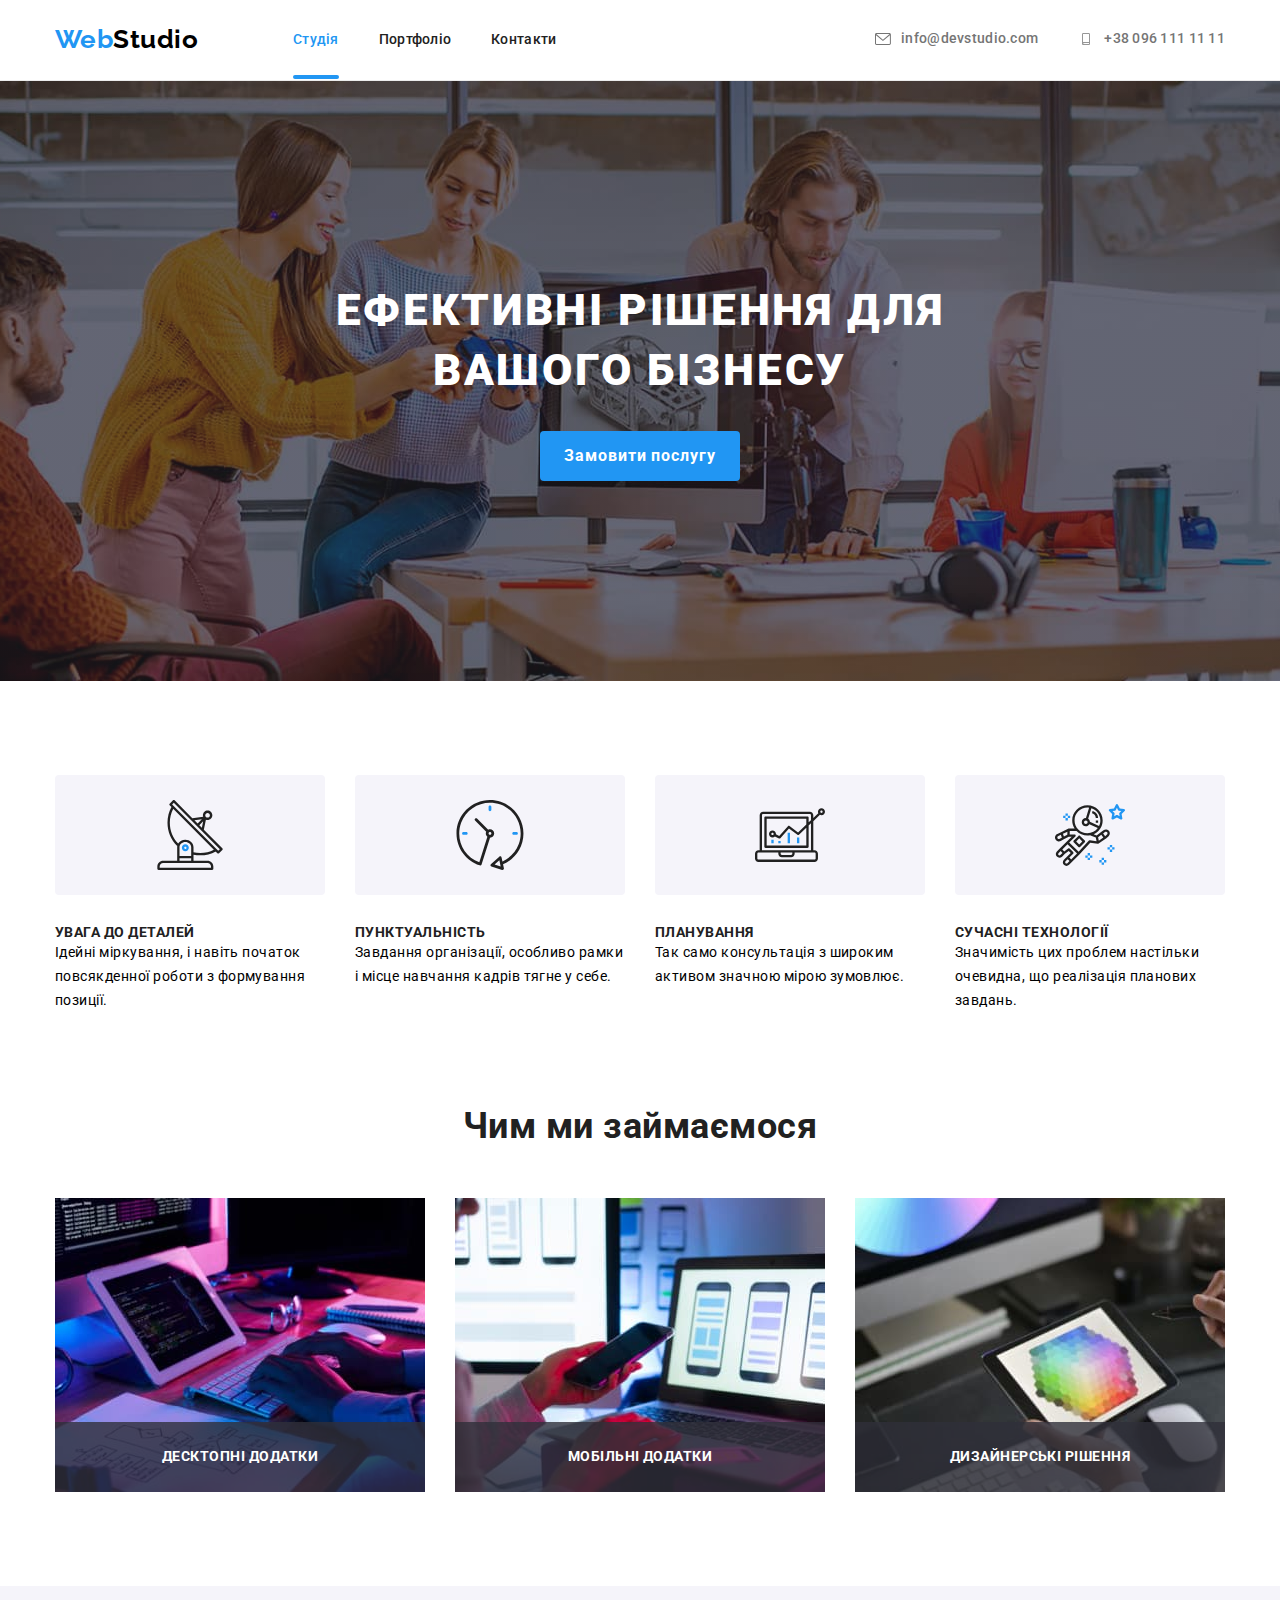
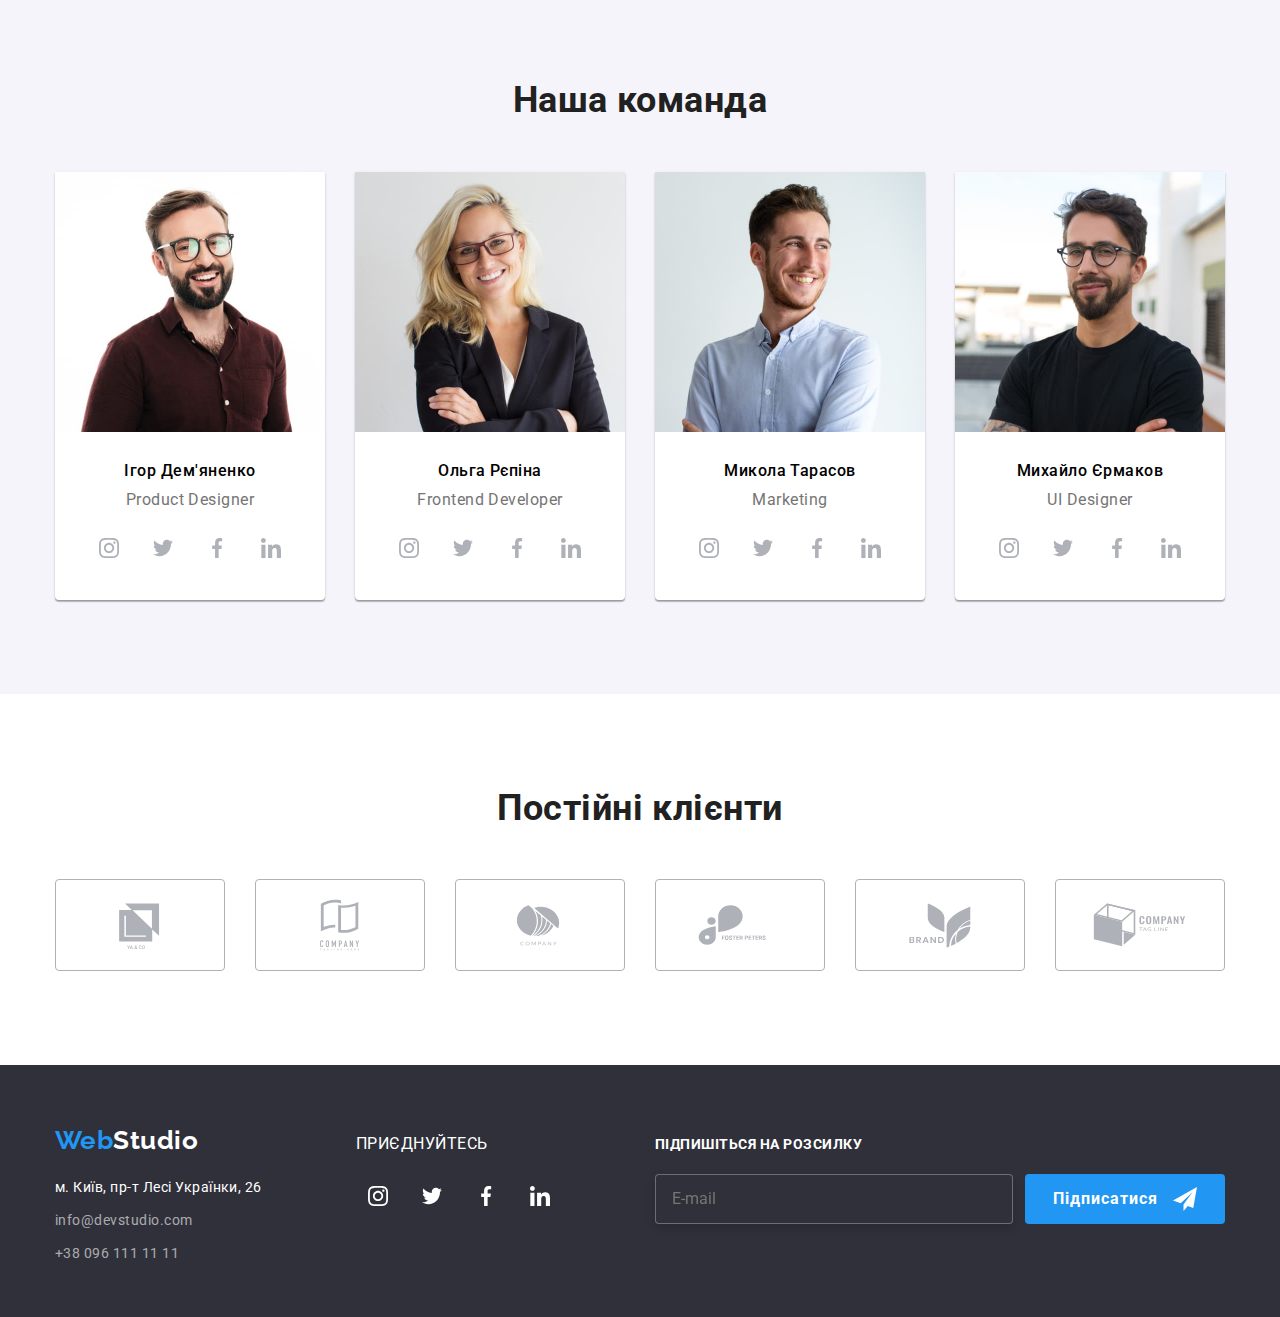
<file: index.html>
<!DOCTYPE html>
<html lang="uk">

<head>
  <meta charset="UTF-8" />
  <meta http-equiv="X-UA-Compatible" content="IE=edge" />
  <meta name="viewport" content="width=device-width, initial-scale=1.0" />
  <title>Студія</title>

  <!-- Fonts -->

  <link rel=" preconnect" href="https://fonts.googleapis.com">
  <link rel="preconnect" href="https://fonts.gstatic.com" crossorigin>
  <link href="https://fonts.googleapis.com/css2?family=Raleway:wght@700&family=Roboto:wght@400;500;700;900&display=swap"
    rel="stylesheet">

  <!-- CSS styles -->

  <link rel="stylesheet" href="./css/main.min.css" />

</head>

<body>
  <!-- Шапка сайту-->

  <header class="page-header">
    <div class="container header-nav">
      <a href="./index.html" class="logo">Web<span class="logo__text">Studio</span></a>
      <nav class="site-nav">
        <ul class="site-nav__list">
          <li class="site-nav__item">
            <a href="./index.html" class="site-nav__link current">Студія</a>
          </li>
          <li class="site-nav__item"><a href="./portfolio.html" class="site-nav__link">Портфоліо</a></li>
          <li class="site-nav__item">
            <a href="" class="site-nav__link">Контакти</a>
          </li>
        </ul>
      </nav>
      <ul class="contact">
        <li>
          <a href="mailto:info@devstudio.com" class="contact__link">
            <svg class="contact__icon" width="16" height="12">
              <use href="./images/icons.svg#icon-envelope"></use>
            </svg>
            info@devstudio.com</a>
        </li>
        <li>
          <a href="tel:+380961111111" class="contact__link">
            <svg class="contact__icon" width="16" height="12">
              <use href="./images/icons.svg#icon-smartphone"></use>
            </svg>
            +38 096 111 11 11</a>
        </li>
      </ul>
    </div>
  </header>
  <main>
    <!-- Герой -->

    <section class="hero">
      <div class="container">
        <h1 class="hero__title">
          Ефективні рішення для вашого бізнесу
        </h1>
        <button type="button" class="button button-primary" data-modal-open>Замовити послугу</button>
      </div>
    </section>

    <!-- Особливості -->

    <section class="features">
      <div class="container">
        <h2 class="heading visually-hidden">Особливості</h2>
        <ul class="features__list">
          <li class="features__item">
            <div class="features__container">
              <svg class="features__icon" width="70" height="70">
                <use href="./images/icons.svg#icon-antenna"></use>
              </svg>
            </div>
            <h3 class="features__title">УВАГА ДО ДЕТАЛЕЙ</h3>
            <p class="features__text">
              Ідейні міркування, і навіть початок повсякденної роботи з
              формування позиції.
            </p>
          </li>
          <li class="features__item">
            <div class="features__container">
              <svg class="features__icon" width="70" height="70">
                <use href="./images/icons.svg#icon-clock"></use>
              </svg>
            </div>
            <h3 class="features__title">ПУНКТУАЛЬНІСТЬ</h3>
            <p class="features__text">
              Завдання організації, особливо рамки і місце навчання кадрів тягне у себе.
            </p>
          </li>
          <li class="features__item">
            <div class="features__container">
              <svg class="features__icon" width="70" height="70">
                <use href="./images/icons.svg#icon-diagram"></use>
              </svg>
            </div>
            <h3 class="features__title">ПЛАНУВАННЯ</h3>
            <p class="features__text">
              Так само консультація з широким активом значною мірою зумовлює.
          </li>
          <li class="features__item">
            <div class="features__container">
              <svg class="features__icon" width="70" height="70">
                <use href="./images/icons.svg#icon-astronaut"></use>
              </svg>
            </div>
            <h3 class="features__title">СУЧАСНІ ТЕХНОЛОГІЇ</h3>
            <p class="features__text">
              Значимість цих проблем настільки очевидна, що реалізація планових завдань.
          </li>
        </ul>
      </div>
    </section>

    <!-- Чим ми займаємося -->

    <section class="work">
      <div class="container">
        <h2 class="heading">Чим ми займаємося</h2>
        <ul class="work__list">
          <li class="work__item">
            <div class="work__label">
              <img src="./images/desktopn.jpg" alt="Десктопні додатки" width="370" height="294" />
              <h3 class="work__text">Десктопні додатки</h3>
            </div>
          </li>
          <li class="work__item">
            <div class="work__label">
              <img src="./images/mobilen.jpg" alt="Мобільні додатки" width="370" height="294" />
              <h3 class="work__text">Мобільні додатки</h3>
            </div>
          </li>
          <li class="work__item">
            <div class="work__label">
              <img src="./images/designn.jpg" alt="Дизайнерскі проекти" width="370" height="294" />
              <h3 class="work__text">Дизайнерські рішення</h3>
            </div>
          </li>
        </ul>
      </div>
    </section>

    <!-- Команда -->

    <section class="team">
      <div class="container">
        <h2 class="heading">Наша команда</h2>
        <ul class="team__list">
          <li class="team__card">
            <div class="team__item">
              <img class="team__image" src="./images/idemianenko.jpg" alt="Ігор Дем'яненко" width="270" height="260" />
              <div>
                <h3 class="team__title">
                  Ігор Дем'яненко
                </h3>
                <p lang="en" class="team__subtitle">Product Designer</p>
              </div>
              <div class="icon">
                <ul class="icon__list">
                  <li>
                    <a href="" class="icon__link">
                      <svg width="20" height="20">
                        <use href="./images/icons.svg#icon-instagram">
                        </use>
                      </svg>
                    </a>
                  </li>
                  <li>
                    <a href="" class="icon__link">
                      <svg width="20" height="20">
                        <use href="./images/icons.svg#icon-twitter">
                        </use>
                      </svg>
                    </a>
                  </li>
                  <li>
                    <a href="" class="icon__link">
                      <svg width="20" height="20">
                        <use href="./images/icons.svg#icon-facebook">
                        </use>
                      </svg>
                    </a>
                  </li>
                  <li>
                    <a href="" class="icon__link">
                      <svg width="20" height="20">
                        <use href="./images/icons.svg#icon-linkedin">
                        </use>
                      </svg>
                    </a>
                  </li>
                </ul>
              </div>
            </div>
          </li>
          <li class="team__card">
            <div class="team__item">
              <img class="team__image" src="./images/orepina.jpg" alt="Ольга Рєпіна" width="270" height="260" />
              <div>
                <h3 class="team__title">
                  Ольга Рєпіна
                </h3>
                <p lang="en" class="team__subtitle">Frontend Developer</p>
              </div>
              <div class="icon">
                <ul class="icon__list">
                  <li>
                    <a href="" class="icon__link">
                      <svg width="20" height="20">
                        <use href="./images/icons.svg#icon-instagram">
                        </use>
                      </svg>
                    </a>
                  </li>
                  <li>
                    <a href="" class="icon__link">
                      <svg width="20" height="20">
                        <use href="./images/icons.svg#icon-twitter">
                        </use>
                      </svg>
                    </a>
                  </li>
                  <li>
                    <a href="" class="icon__link">
                      <svg width="20" height="20">
                        <use href="./images/icons.svg#icon-facebook">
                        </use>
                      </svg>
                    </a>
                  </li>
                  <li>
                    <a href="" class="icon__link">
                      <svg width="20" height="20">
                        <use href="./images/icons.svg#icon-linkedin">
                        </use>
                      </svg>
                    </a>
                  </li>
                </ul>
              </div>
            </div>
          </li>
          <li class="team__card">
            <div class="team__item">
              <img class="team__image" src="./images/mtarasov.jpg" alt="Микола Тарасов" width="270" height="260" />
              <div>
                <h3 class="team__title">
                  Микола Тарасов
                </h3>
                <p lang="en" class="team__subtitle">Marketing</p>
              </div>
              <div class="icon">
                <ul class="icon__list">
                  <li>
                    <a href="" class="icon__link">
                      <svg width="20" height="20">
                        <use href="./images/icons.svg#icon-instagram">
                        </use>
                      </svg>
                    </a>
                  </li>
                  <li>
                    <a href="" class="icon__link">
                      <svg width="20" height="20">
                        <use href="./images/icons.svg#icon-twitter">
                        </use>
                      </svg>
                    </a>
                  </li>
                  <li>
                    <a href="" class="icon__link">
                      <svg width="20" height="20">
                        <use href="./images/icons.svg#icon-facebook">
                        </use>
                      </svg>
                    </a>
                  </li>
                  <li>
                    <a href="" class="icon__link">
                      <svg width="20" height="20">
                        <use href="./images/icons.svg#icon-linkedin">
                        </use>
                      </svg>
                    </a>
                  </li>
                </ul>
              </div>
            </div>
          </li>
          <li class="team__card">
            <div class="team__item">
              <img class="team__image" src="./images/myermakov.jpg" alt="Михайло Єрмаков" width="270" height="260" />
              <div>
                <h3 class="team__title">
                  Михайло Єрмаков
                </h3>
                <p lang="en" class="team__subtitle">UI Designer</p>
              </div>
              <div class="icon">
                <ul class="icon__list">
                  <li>
                    <a href="" class="icon__link">
                      <svg width="20" height="20">
                        <use href="./images/icons.svg#icon-instagram">
                        </use>
                      </svg>
                    </a>
                  </li>
                  <li>
                    <a href="" class="icon__link">
                      <svg width="20" height="20">
                        <use href="./images/icons.svg#icon-twitter">
                        </use>
                      </svg>
                    </a>
                  </li>
                  <li>
                    <a href="" class="icon__link">
                      <svg width="20" height="20">
                        <use href="./images/icons.svg#icon-facebook">
                        </use>
                      </svg>
                    </a>
                  </li>
                  <li>
                    <a href="" class="icon__link">
                      <svg width="20" height="20">
                        <use href="./images/icons.svg#icon-linkedin">
                        </use>
                      </svg>
                    </a>
                  </li>
                </ul>
              </div>
            </div>
          </li>
        </ul>
      </div>
    </section>

    <!-- Постійні клієнти -->

    <section class="clients">
      <div class="container">
        <h2 class="heading">Постійні клієнти</h2>
        <ul class="clients__list">
          <li>
            <a href="" class="clients__link">
              <svg class="clients__icon" width="106" height="60">
                <use href="./images/icons.svg#icon-yaco">
                </use>
              </svg>
            </a>
          </li>
          <li>
            <a href="" class="clients__link">
              <svg class="clients__icon" width="106" height="60">
                <use href="./images/icons.svg#icon-taglinehere">
                </use>
              </svg>
            </a>
          </li>
          <li>
            <a href="" class="clients__link">
              <svg class="clients__icon" width="106" height="60">
                <use href="./images/icons.svg#icon-company">
                </use>
              </svg>
            </a>
          </li>
          <li>
            <a href="" class="clients__link">
              <svg class="clients__icon" width="106" height="60">
                <use href="./images/icons.svg#icon-foster">
                </use>
              </svg>
            </a>
          </li>
          <li>
            <a href="" class="clients__link">
              <svg class="clients__icon" width="106" height="60">
                <use href="./images/icons.svg#icon-brand">
                </use>
              </svg>
            </a>
          </li>
          <li>
            <a href="" class="clients__link">
              <svg class="clients__icon" width="106" height="60">
                <use href="./images/icons.svg#icon-companytagline">
                </use>
              </svg>
            </a>
          </li>
        </ul>
      </div>
    </section>
  </main>

  <!-- Підвал -->

  <footer class="footer">
    <div class="container container-footer">
      <div>
        <a href="./index.html" class="logo">Web<span class="logo__accent">Studio</span></a>
        <address class="address">
          <ul class="address__list">
            <li class="address__item"><a href="https://goo.gl/maps/v6efsquLe5E1oQyRA" target="_blank"
                rel="noopener noreferrer nofollow" class="address__link address__link--transition">м. Київ,
                пр-т Лесі Українки, 26</a></li>
            <li class="address__item"><a href="mailto:info@devstudio.com" class="address__link">info@devstudio.com</a>
            </li>
            <li class="address__item"><a href="tel:+380961111111" class="address__link">+38 096 111 11 11</a></li>
          </ul>
        </address>
      </div>
      <div class="icon icon-footer">
        <p class="icon__text">приєднуйтесь</p>
        <ul class="icon__list">
          <li>
            <a href="" class="icon__link icon__link--bottom">
              <svg width="20" height="20">
                <use href="./images/icons.svg#icon-instagram">
                </use>
              </svg>
            </a>
          </li>
          <li>
            <a href="" class="icon__link icon__link--bottom">
              <svg width="20" height="20">
                <use href="./images/icons.svg#icon-twitter">
                </use>
              </svg>
            </a>
          </li>
          <li>
            <a href="" class="icon__link icon__link--bottom">
              <svg width="20" height="20">
                <use href="./images/icons.svg#icon-facebook">
                </use>
              </svg>
            </a>
          </li>
          <li>
            <a href="" class="icon__link icon__link--bottom">
              <svg width="20" height="20">
                <use href="./images/icons.svg#icon-linkedin">
                </use>
              </svg>
            </a>
          </li>
        </ul>
      </div>

      <!-- Форма підвалу -->

      <div class="form-footer">
        <form name="email">
          <div class="form-footer__text">
            <label class="form-footer__title" for="email">Підпишіться на розсилку</label>
          </div>
          <div class="form-footer__field">
            <input class="form-footer__input" type="email" name="email" id="email" placeholder="E-mail" />
          </div>
        </form>
        <button class="button button-send" type="submit">Підписатися
          <svg class="button-send__icon" width="24" height="24">
            <use href="./images/icons.svg#icon-send"></use>
          </svg>
        </button>
      </div>
    </div>
  </footer>

  <!-- Модальне вікно з формами -->

  <div class="backdrop is-hidden" data-modal>

    <div class="modal">
      <div class="modal__container">
        <button class="modal__close button-close" type="button" data-modal-close>
          <svg width="18" height="18">
            <use href="./images/icons.svg#icon-close_black">
            </use>
          </svg>
        </button>
        <h2 class="modal__title">Залиште свої дані, ми вам передзвонимо</h2>

        <!-- Форма -->

        <form class="form" name="contact-form" autocomplete="on" novalidate>
          <div class="form-field">
            <label class="form-field__label" for="user-name">Ім'я</label>
            <div class="form-field__box">
              <input class="form-field__input" id="user-name" name="user-name" type="text" />
              <svg class="form-field__icon" width="18" height="18">
                <use href="./images/icons.svg#icon-user"></use>
              </svg>
            </div>
          </div>
          <div class="form-field">
            <label class="form-field__label" for="phone">Телефон</label>
            <div class="form-field__box">
              <input class="form-field__input" type="tel" name="phone" id="phone" />
              <svg class="form-field__icon" width="18" height="18">
                <use href="./images/icons.svg#icon-phone"></use>
              </svg>
            </div>
          </div>
          <div class="form-field">
            <label class="form-field__label" for="user-email">Пошта</label>
            <div class="form-field__box">
              <input class="form-field__input" type="email" name="user-email" id="user-email" />
              <svg class="form-field__icon" width="18" height="18">
                <use href="./images/icons.svg#icon-email"></use>
              </svg>
            </div>
          </div>

          <!-- Текстове поле -->

          <label class="form__label" for="comment">Коментар</label>
          <div class="textarea textarea-modal">
            <textarea class="textarea__form" name="comment" id="comment" placeholder="Введіть текст"></textarea>
          </div>

          <!-- Чек-форма -->
          <div class="checkform">
            <input class="checkform__input" id="terms-checkbox" type="checkbox" name="terms-checkbox" />
            <svg class="checkform__icon" width="18" height="18">
              <use href="./images/icons.svg#icon-check"></use>
            </svg>
            <label class="checkform__title" for="terms-checkbox">Погоджуюся з розсилкою та приймаю <a href=""
                class="checkform__link">Умови
                договору</a>
            </label>
          </div>
          <button class="button primary button-submit" type="submit">Відправити
          </button>
        </form>
      </div>
    </div>
  </div>

  <!-- Скріпти -->

  <script src="./js/modal.js"></script>
</body>

</html>
</file>
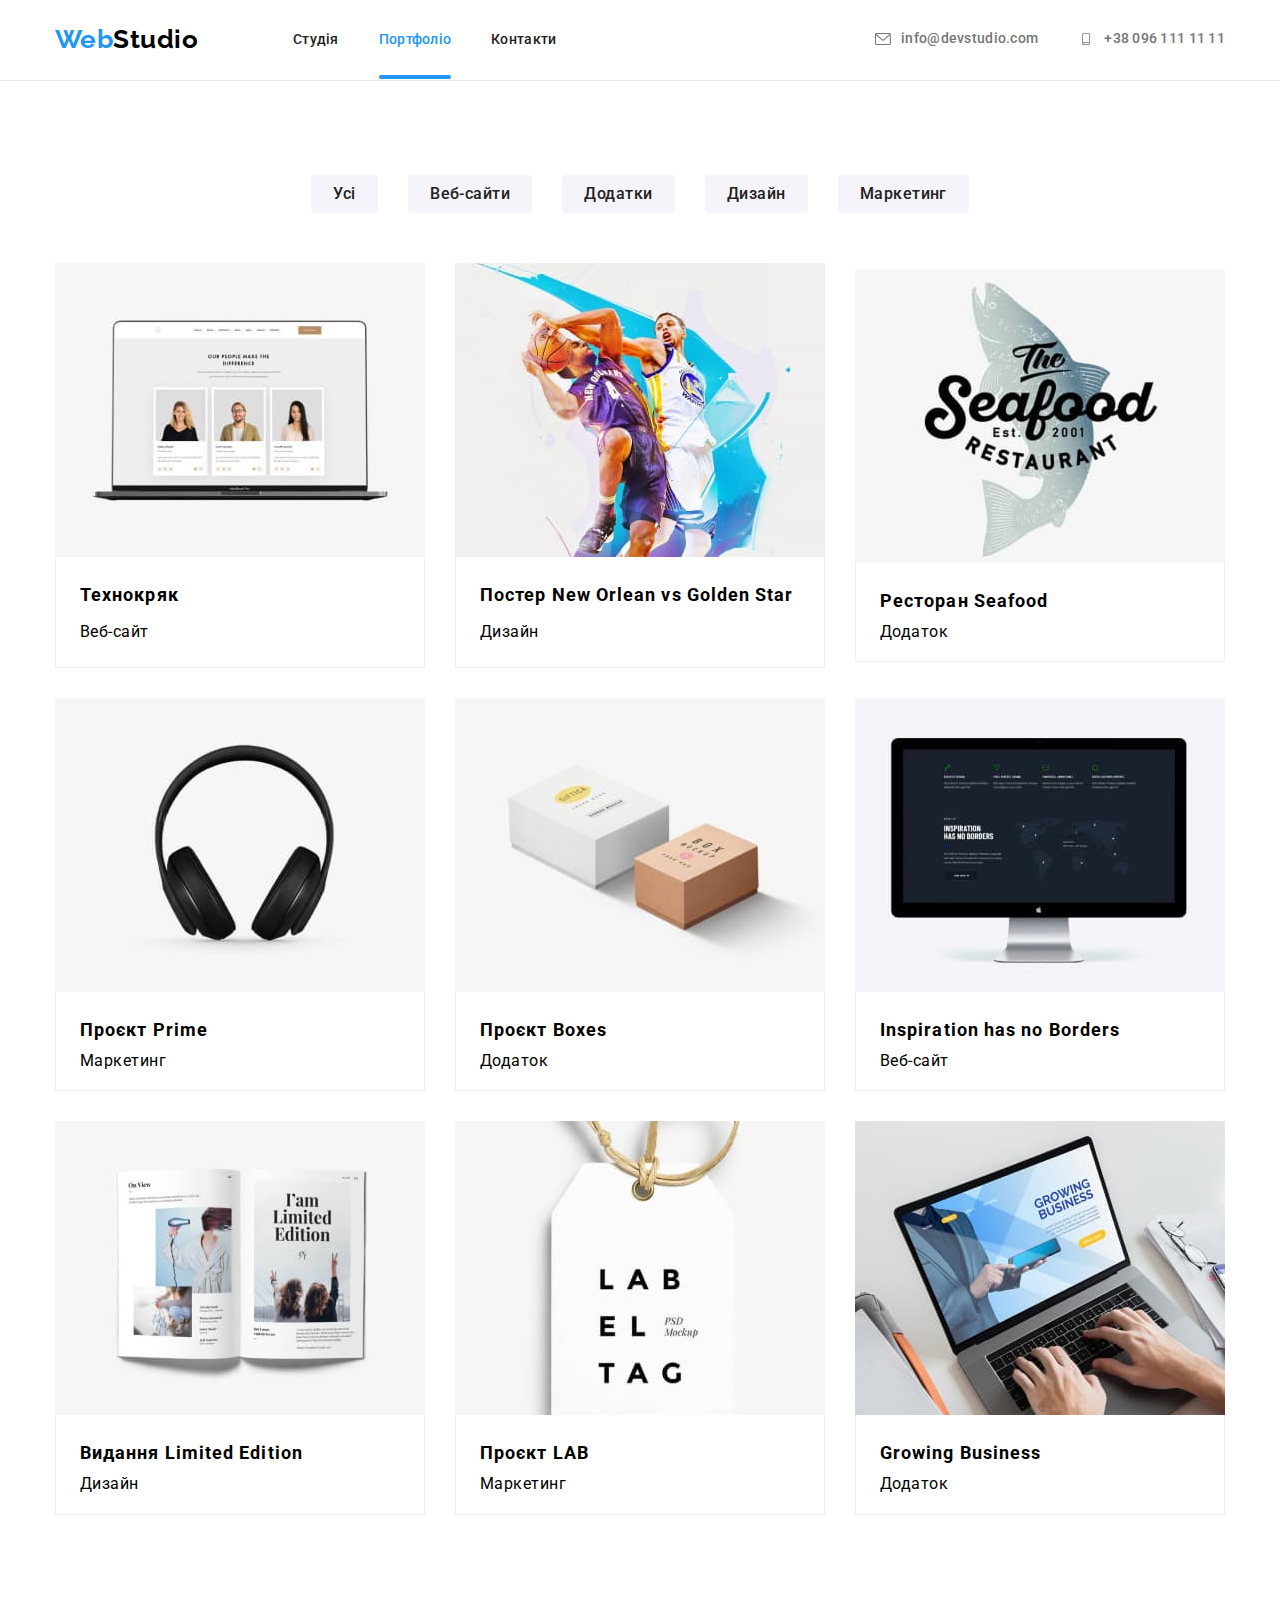
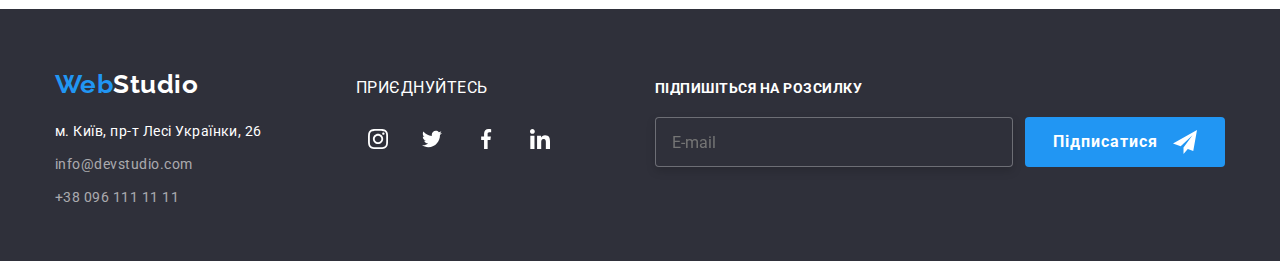
<file: portfolio.html>
<!DOCTYPE html>
<html lang="uk">

<head>
    <meta charset="UTF-8">
    <meta http-equiv="X-UA-Compatible" content="IE=edge">
    <meta name="viewport" content="width=device-width, initial-scale=1.0">
    <title>Портфоліо</title>

    <!-- Fonts -->

    <link rel=" preconnect" href="https://fonts.googleapis.com">
    <link rel="preconnect" href="https://fonts.gstatic.com" crossorigin>
    <link
        href="https://fonts.googleapis.com/css2?family=Raleway:wght@700&family=Roboto:wght@400;500;700;900&display=swap"
        rel="stylesheet">

    <!-- Normalized styles -->

    <link rel="stylesheet" href="https://cdnjs.cloudflare.com/ajax/libs/modern-normalize/1.1.0/modern-normalize.min.css"
        integrity="sha512-wpPYUAdjBVSE4KJnH1VR1HeZfpl1ub8YT/NKx4PuQ5NmX2tKuGu6U/JRp5y+Y8XG2tV+wKQpNHVUX03MfMFn9Q=="
        crossorigin="anonymous" referrerpolicy="no-referrer" />

    <!-- CSS styles -->


    <link rel="stylesheet" href="./css/main.min.css" />
</head>

<body>
    <!-- Шапка сайту-->

    <header class="page-header">
        <div class="container header-nav">
            <a href="./index.html" class="logo">Web<span class="logo__text">Studio</span></a>
            <nav class="site-nav">
                <ul class="site-nav__list">
                    <li class="site-nav__item">
                        <a href="./index.html" class="site-nav__link">Студія</a>
                    </li>
                    <li class="site-nav__item"><a href="./portfolio.html" class="site-nav__link current">Портфоліо</a>
                    </li>
                    <li class="site-nav__item">
                        <a href="" class="site-nav__link">Контакти</a>
                    </li>
                </ul>
            </nav>
            <ul class="contact">
                <li class="contact__item">
                    <a href="mailto:info@devstudio.com" class="contact__link">
                        <svg class="contact__icon" width="16" height="12">
                            <use href="./images/icons.svg#icon-envelope"></use>
                        </svg>
                        info@devstudio.com</a>
                </li>
                <li class="contact__item">
                    <a href="tel:+380961111111" class="contact__link">
                        <svg class="contact__icon" width="16" height="12">
                            <use href="./images/icons.svg#icon-smartphone"></use>
                        </svg>
                        +38 096 111 11 11</a>
                </li>
            </ul>
        </div>
    </header>
    <main>

        <!-- Герой -->

        <section class="projects">
            <div class="container">
                <h1 class="visually-hidden">Фільтри</h1>
                <ul class="projects__filters">
                    <li>
                        <button type="button" class="button button-secondary">Усі</button>
                    </li>
                    <li>
                        <button type="button" class="button button-secondary">Веб-сайти</button>
                    </li>
                    <li>
                        <button type="button" class="button button-secondary">Додатки</button>
                    </li>
                    <li>
                        <button type="button" class="button button-secondary">Дизайн</button>
                    </li>
                    <li>
                        <button type="button" class="button button-secondary">Маркетинг</button>
                    </li>
                </ul>
                <h2 class="heading visually-hidden">Портфоліо</h2>
                <ul class="projects__list">
                    <li class="projects__item">
                        <div class="projects__thumb">
                            <img src="./images/tkriak.jpg" alt="Технокряк" width="370" height="294" />
                            <p class="projects__text">Ресурс пропонує комплексні пропозиції з різним рівнем функціоналу
                                та сервісів. Все це
                                дозволить відвідувачу отримати вичерпні відомості про компанію чи приватну особу.</p>
                        </div>
                        <div class="projects__description">
                            <h3 class="projects__title">
                                Технокряк
                            </h3>
                            <p class="projects__subtitle">Веб-сайт</p>
                        </div>
                    </li>
                    <li class="projects__item">
                        <div class="projects__thumb">
                            <img src="./images/norlean.jpg" alt="Постер New Orlean vs Golden Star" width="370"
                                height="294" />
                            <p class="projects__text">Ресурс пропонує комплексні пропозиції з різним рівнем функціоналу
                                та сервісів. Все це
                                дозволить відвідувачу отримати вичерпні відомості про компанію чи приватну особу.</p>
                        </div>
                        <div class="projects__description">
                            <h3 class="projects__title">
                                Постер <span lang="en">New Orlean vs Golden Star</span>
                            </h3>
                            <p class="projects__subtitle">Дизайн</p>
                        </div>
                    </li>
                    <li class="projects__item">
                        <div class="projects__thumb">
                            <img src="./images/sfood.jpg" alt="Ресторан Seafood" width="370" height="294" />
                            <p class="projects__text">Ресурс пропонує комплексні пропозиції з різним рівнем функціоналу
                                та сервісів. Все це
                                дозволить відвідувачу отримати вичерпні відомості про компанію чи приватну особу.</p>
                        </div>
                        <div class="projects__description">
                            <h3 class="projects__title">
                                Ресторан <span lang="en">Seafood</span>
                            </h3>
                            <p class="projects-item">Додаток</p>
                        </div>
                    </li>
                    <li class="projects__item">
                        <div class="projects__thumb">
                            <img src="./images/primen.jpg" alt="Проєкт Prime" width="370" height="294" />
                            <p class="projects__text">Ресурс пропонує комплексні пропозиції з різним рівнем функціоналу
                                та сервісів. Все це
                                дозволить відвідувачу отримати вичерпні відомості про компанію чи приватну особу.</p>
                        </div>
                        <div class="projects__description">
                            <h3 class="projects__title">
                                Проєкт <span lang="en">Prime</span>
                            </h3>
                            <p class="projects-item">Маркетинг</p>
                        </div>
                    </li>
                    <li class="projects__item">
                        <div class="projects__thumb">
                            <img src="./images/boxesn.jpg" alt="Проєкт Boxes" width="370" height="294" />
                            <p class="projects__text">Ресурс пропонує комплексні пропозиції з різним рівнем функціоналу
                                та сервісів. Все це
                                дозволить відвідувачу отримати вичерпні відомості про компанію чи приватну особу.</p>
                        </div>
                        <div class="projects__description">
                            <h3 class="projects__title">
                                Проєкт <span lang="en">Boxes</span>
                            </h3>
                            <p class="projects-item">Додаток</p>
                        </div>
                    </li>
                    <li class="projects__item">
                        <div class="projects__thumb">
                            <img src="./images/inspirationn.jpg" alt="Inspiration has no Borders" width="370"
                                height="294" />
                            <p class="projects__text">Ресурс пропонує комплексні пропозиції з різним рівнем функціоналу
                                та сервісів. Все це
                                дозволить відвідувачу отримати вичерпні відомості про компанію чи приватну особу.</p>
                        </div>
                        <div class="projects__description">
                            <h3 lang="en" class="projects__title">
                                Inspiration has no Borders
                            </h3>
                            <p class="projects-item">Веб-сайт</p>
                        </div>
                    </li>
                    <li class="projects__item">
                        <div class="projects__thumb">
                            <img src="./images/limited.jpg" alt="Видання Limited Edition" width="370" height="294" />
                            <p class="projects__text">Ресурс пропонує комплексні пропозиції з різним рівнем функціоналу
                                та сервісів. Все це
                                дозволить відвідувачу отримати вичерпні відомості про компанію чи приватну особу.</p>
                        </div>
                        <div class="projects__description">
                            <h3 class="projects__title">
                                Видання <span lang="en">Limited Edition</span>
                            </h3>
                            <p class="projects-item">Дизайн</p>
                        </div>
                    </li>
                    <li class="projects__item">
                        <div class="projects__thumb">
                            <img src="./images/labn.jpg" alt="Проєкт LAB" width="370" height="294" />
                            <p class="projects__text">Ресурс пропонує комплексні пропозиції з різним рівнем функціоналу
                                та сервісів. Все це
                                дозволить відвідувачу отримати вичерпні відомості про компанію чи приватну особу.</p>
                        </div>
                        <div class="projects__description">
                            <h3 class="projects__title">
                                Проєкт <span lang="en">LAB</span>
                            </h3>
                            <p class="projects-item">Маркетинг</p>
                        </div>
                    </li>
                    <li class="projects__item">
                        <div class="projects__thumb">
                            <img src="./images/gbusiness.jpg" alt="Growing Business" width="370" height="294" />
                            <p class="projects__text">Ресурс пропонує комплексні пропозиції з різним рівнем функціоналу
                                та сервісів. Все це
                                дозволить відвідувачу отримати вичерпні відомості про компанію чи приватну особу.</p>
                        </div>
                        <div class="projects__description">
                            <h3 lang="en" class="projects__title">
                                Growing Business
                            </h3>
                            <p class="projects-item">Додаток</p>
                        </div>
                    </li>
                </ul>
            </div>
        </section>
    </main>
    <footer class="footer">
        <div class="container container-footer">
            <div>
                <a href="./index.html" class="logo">Web<span class="logo__accent">Studio</span></a>
                <address class="address">
                    <ul class="address__list">
                        <li class="address__item"><a href="https://goo.gl/maps/v6efsquLe5E1oQyRA" target="_blank"
                                rel="noopener noreferrer nofollow" class="address__link address__link--transition">м.
                                Київ,
                                пр-т Лесі Українки, 26</a></li>
                        <li class="address__item"><a href="mailto:info@devstudio.com"
                                class="address__link">info@devstudio.com</a>
                        </li>
                        <li class="address__item"><a href="tel:+380961111111" class="address__link">+38 096 111 11
                                11</a>
                        </li>
                    </ul>
                </address>
            </div>
            <div class="icon icon-footer">
                <p class="icon__text">приєднуйтесь</p>
                <ul class="icon__list">
                    <li>
                        <a href="" class="icon__link icon__link--bottom">
                            <svg width="20" height="20">
                                <use href="./images/icons.svg#icon-instagram">
                                </use>
                            </svg>
                        </a>
                    </li>
                    <li>
                        <a href="" class="icon__link icon__link--bottom">
                            <svg width="20" height="20">
                                <use href="./images/icons.svg#icon-twitter">
                                </use>
                            </svg>
                        </a>
                    </li>
                    <li>
                        <a href="" class="icon__link icon__link--bottom">
                            <svg width="20" height="20">
                                <use href="./images/icons.svg#icon-facebook">
                                </use>
                            </svg>
                        </a>
                    </li>
                    <li>
                        <a href="" class="icon__link icon__link--bottom">
                            <svg width="20" height="20">
                                <use href="./images/icons.svg#icon-linkedin">
                                </use>
                            </svg>
                        </a>
                    </li>
                </ul>
            </div>

            <!-- Форма підвалу -->

            <div class="form-footer">
                <form name="email">
                    <div class="form-footer__text">
                        <label class="form-footer__title" for="email">Підпишіться на розсилку</label>
                    </div>
                    <div class="form-footer__field">
                        <input class="form-footer__input" type="email" name="email" id="email" placeholder="E-mail" />
                    </div>
                </form>
                <button class="button button-send" type="submit">Підписатися
                    <svg class="button-send__icon" width="24" height="24">
                        <use href="./images/icons.svg#icon-send"></use>
                    </svg>
                </button>
            </div>
        </div>
    </footer>
</body>

</html>
</file>
<file: css/main.min.css>
/*! modern-normalize v1.1.0 | MIT License | https://github.com/sindresorhus/modern-normalize */*,::before,::after{-webkit-box-sizing:border-box;box-sizing:border-box}html{line-height:1.15;-webkit-text-size-adjust:100%;-moz-tab-size:4;-o-tab-size:4;tab-size:4}body{margin:0;font-family:system-ui,"Segoe UI",Roboto,Helvetica,Arial,sans-serif,"Apple Color Emoji","Segoe UI Emoji"}hr{height:0;color:inherit}abbr[title]{-webkit-text-decoration:underline dotted;text-decoration:underline dotted}b,strong{font-weight:bolder}code,kbd,samp,pre{font-family:ui-monospace,SFMono-Regular,Consolas,"Liberation Mono",Menlo,monospace;font-size:1em}small{font-size:80%}sub,sup{font-size:75%;line-height:0;position:relative;vertical-align:baseline}sub{bottom:-0.25em}sup{top:-0.5em}table{text-indent:0;border-color:inherit}button,input,optgroup,select,textarea{font-family:inherit;font-size:100%;line-height:1.15;margin:0}button,select{text-transform:none}button,[type=button],[type=reset],[type=submit]{-webkit-appearance:button}::-moz-focus-inner{border-style:none;padding:0}:-moz-focusring{outline:1px dotted ButtonText}:-moz-ui-invalid{box-shadow:none}legend{padding:0}progress{vertical-align:baseline}::-webkit-inner-spin-button,::-webkit-outer-spin-button{height:auto}[type=search]{-webkit-appearance:textfield;outline-offset:-2px}::-webkit-search-decoration{-webkit-appearance:none}::-webkit-file-upload-button{-webkit-appearance:button;font:inherit}summary{display:list-item}html{-webkit-box-sizing:border-box;box-sizing:border-box}body{margin:0;background-color:var(--primary-bcg-color);color:var(--primary-text-color);font-family:Roboto,sans-serif;letter-spacing:.03em}*,*::before,*::after{-webkit-box-sizing:inherit;box-sizing:inherit}h1,h2,h3,h4,h5,h6,p{margin-top:0;margin-bottom:0;max-width:100%;height:auto}img{display:block}.container{width:1200px;padding-left:15px;padding-right:15px;margin-left:auto;margin-right:auto}.visually-hidden{position:absolute;white-space:nowrap;width:1px;height:1px;overflow:hidden;border:0;padding:0;clip:rect(0 0 0 0);-webkit-clip-path:inset(50%);clip-path:inset(50%);margin:-1px}.projects__list,.projects__filters,.address__list,.clients__list,.team__list,.work__list,.features__list,.contact,.site-nav__list,.icon__list{display:-webkit-box;display:-ms-flexbox;display:flex;margin:0;margin-left:auto;padding-left:0;-webkit-box-align:center;-ms-flex-align:center;align-items:center;list-style:none}.address__link,.clients__link,.contact__link,.site-nav__link,.checkform__link,.logo{text-decoration:none;-webkit-transition:color 250ms cubic-bezier(0.4, 0, 0.2, 1);transition:color 250ms cubic-bezier(0.4, 0, 0.2, 1)}.projects,.clients,.team,.work,.features{padding:94px 0}.logo{width:145px;color:#2196f3;font-family:Raleway,sans-serif;font-weight:700;font-size:26px;line-height:1.19;letter-spacing:inherit}.logo__text{color:#000}.logo__accent{color:#fff}.button{display:inline-block;border-radius:4px;border:rgba(0,0,0,0);padding:10px 24px;min-width:67px;background-color:#2196f3;color:#fff;cursor:pointer;font-family:inherit;text-align:center}.button-primary{font-weight:700;font-size:16px;line-height:1.88;letter-spacing:.06em}.button-primary:hover,.button-primary:focus{background-color:#188ce8;-webkit-transition:background-color 250ms cubic-bezier(0.4, 0, 0.2, 1);transition:background-color 250ms cubic-bezier(0.4, 0, 0.2, 1);-webkit-box-shadow:0px 4px 4px rgba(0,0,0,.15);box-shadow:0px 4px 4px rgba(0,0,0,.15)}.button-send{display:-webkit-box;display:-ms-flexbox;display:flex;gap:10px;width:200px;height:50px;-webkit-box-pack:space-evenly;-ms-flex-pack:space-evenly;justify-content:space-evenly;-webkit-box-align:center;-ms-flex-align:center;align-items:center;font-weight:700;font-size:16px;line-height:1.87;letter-spacing:.06em;color:#fff}.button-send__icon{fill:#fff}.button-close{padding:6px;-webkit-box-pack:center;-ms-flex-pack:center;justify-content:center;-webkit-box-align:center;-ms-flex-align:center;align-items:center;min-width:30px;min-height:30px;border-radius:50%;background-color:#fff;border:1px solid rgba(0,0,0,.1);-webkit-transform:scale(1);transform:scale(1)}.button-close:hover,.button-close:focus{fill:#2196f3;cursor:pointer;-webkit-transition:-webkit-transform 250ms cubic-bezier(0.4, 0, 0.2, 1);transition:-webkit-transform 250ms cubic-bezier(0.4, 0, 0.2, 1);transition:transform 250ms cubic-bezier(0.4, 0, 0.2, 1);transition:transform 250ms cubic-bezier(0.4, 0, 0.2, 1), -webkit-transform 250ms cubic-bezier(0.4, 0, 0.2, 1)}.button-submit{display:block;margin:0 auto}.button-secondary{padding:6px 22px;background-color:#f5f4fa;color:#212121;font-weight:500;font-size:16px;line-height:1.62;letter-spacing:inherit}.button-secondary:hover,.button-secondary:focus{background:#2196f3;color:#fff;-webkit-box-shadow:0px 3px 1px rgba(0,0,0,.1),0px 1px 2px rgba(0,0,0,.08),0px 2px 2px rgba(0,0,0,.12);box-shadow:0px 3px 1px rgba(0,0,0,.1),0px 1px 2px rgba(0,0,0,.08),0px 2px 2px rgba(0,0,0,.12);-webkit-transition:background-color 250ms cubic-bezier(0.4, 0, 0.2, 1),color 250ms cubic-bezier(0.4, 0, 0.2, 1),-webkit-box-shadow 250ms cubic-bezier(0.4, 0, 0.2, 1);transition:background-color 250ms cubic-bezier(0.4, 0, 0.2, 1),color 250ms cubic-bezier(0.4, 0, 0.2, 1),-webkit-box-shadow 250ms cubic-bezier(0.4, 0, 0.2, 1);transition:background-color 250ms cubic-bezier(0.4, 0, 0.2, 1),color 250ms cubic-bezier(0.4, 0, 0.2, 1),box-shadow 250ms cubic-bezier(0.4, 0, 0.2, 1);transition:background-color 250ms cubic-bezier(0.4, 0, 0.2, 1),color 250ms cubic-bezier(0.4, 0, 0.2, 1),box-shadow 250ms cubic-bezier(0.4, 0, 0.2, 1),-webkit-box-shadow 250ms cubic-bezier(0.4, 0, 0.2, 1)}.backdrop{position:fixed;top:0;left:0;width:100%;height:100%;background-color:rgba(0,0,0,.2)}.is-hidden{opacity:0;visibility:hidden;pointer-events:none;scale:1}.backdrop.is-hidden .modal{-webkit-transform:scale(0.5);transform:scale(0.5)}.heading{margin-bottom:50px;color:#212121;font-weight:700;font-size:36px;line-height:1.16;text-align:center}.icon{margin:0 32px 30px 32px;min-width:206px;min-height:44px;-webkit-box-align:center;-ms-flex-align:center;align-items:center;-webkit-box-pack:center;-ms-flex-pack:center;justify-content:center}.icon__list{-webkit-box-pack:center;-ms-flex-pack:center;justify-content:center;gap:10px}.icon__link{display:-webkit-box;display:-ms-flexbox;display:flex;width:44px;height:44px;-webkit-box-pack:center;-ms-flex-pack:center;justify-content:center;-webkit-box-align:center;-ms-flex-align:center;align-items:center;border-radius:50%;fill:#afb1b8;-webkit-transition:fill 250ms cubic-bezier(0.4, 0, 0.2, 1);transition:fill 250ms cubic-bezier(0.4, 0, 0.2, 1)}.icon__link:hover{fill:#fff;background-color:#2196f3;-webkit-transition:background-color 250ms cubic-bezier(0.4, 0, 0.2, 1),fill 250ms cubic-bezier(0.4, 0, 0.2, 1);transition:background-color 250ms cubic-bezier(0.4, 0, 0.2, 1),fill 250ms cubic-bezier(0.4, 0, 0.2, 1)}.icon__link--bottom{fill:#fff}.icon__text{margin-bottom:20px;text-transform:uppercase}.icon-footer{margin-left:70px;color:#fff}.modal{display:-webkit-box;display:-ms-flexbox;display:flex;height:100%;-webkit-box-pack:center;-ms-flex-pack:center;justify-content:center;-webkit-box-align:center;-ms-flex-align:center;align-items:center;padding:40px 0}.modal__container{position:relative;width:100%;max-width:528px;height:100%;max-height:581px;padding:40px;background-color:#fff;-webkit-box-shadow:0px 1px 3px rgba(0,0,0,.12),0px 1px 1px rgba(0,0,0,.14),0px 2px 1px rgba(0,0,0,.2);box-shadow:0px 1px 3px rgba(0,0,0,.12),0px 1px 1px rgba(0,0,0,.14),0px 2px 1px rgba(0,0,0,.2);border-radius:4px;opacity:1;-webkit-transition:opacity 250ms cubic-bezier(0.4, 0, 0.2, 1);transition:opacity 250ms cubic-bezier(0.4, 0, 0.2, 1);-webkit-transition:-webkit-transform 250ms cubic-bezier(0.4, 0, 0.2, 1);transition:-webkit-transform 250ms cubic-bezier(0.4, 0, 0.2, 1);transition:transform 250ms cubic-bezier(0.4, 0, 0.2, 1);transition:transform 250ms cubic-bezier(0.4, 0, 0.2, 1), -webkit-transform 250ms cubic-bezier(0.4, 0, 0.2, 1)}.modal__close{display:-webkit-box;display:-ms-flexbox;display:flex;position:absolute;top:8px;right:8px}.modal__title{margin-bottom:12px;margin-left:auto;margin-right:auto;font-weight:700;font-size:20px;line-height:1.15;text-align:center;letter-spacing:inherit;color:#212121}.form-field__label{height:14px;margin-bottom:4px;font-size:12px;line-height:1.17;letter-spacing:.01em;color:#757575}.form-field__box{position:relative;margin-bottom:10px}.form-field__input{width:100%;height:40px;padding-left:42px;padding-right:12px;border:1px solid rgba(33,33,33,.2);border-radius:4px;outline:none}.form-field__icon{position:absolute;left:12px;-webkit-transform:translateY(50%);transform:translateY(50%)}.form-field__input:focus .form-field__icon{fill:#2196f3;-webkit-transition:-webkit-transform 250ms cubic-bezier(0.4, 0, 0.2, 1);transition:-webkit-transform 250ms cubic-bezier(0.4, 0, 0.2, 1);transition:transform 250ms cubic-bezier(0.4, 0, 0.2, 1);transition:transform 250ms cubic-bezier(0.4, 0, 0.2, 1), -webkit-transform 250ms cubic-bezier(0.4, 0, 0.2, 1)}.form-field__input:focus{border-color:#2196f3;cursor:pointer;-webkit-transition:-webkit-transform 250ms cubic-bezier(0.4, 0, 0.2, 1);transition:-webkit-transform 250ms cubic-bezier(0.4, 0, 0.2, 1);transition:transform 250ms cubic-bezier(0.4, 0, 0.2, 1);transition:transform 250ms cubic-bezier(0.4, 0, 0.2, 1), -webkit-transform 250ms cubic-bezier(0.4, 0, 0.2, 1)}.textarea-modal{margin-bottom:20px}.textarea__form{width:100%;height:120px;resize:both;padding:12px 16px;border:1px solid rgba(33,33,33,.2);border-radius:4px;outline:none}.textarea__form::-webkit-input-placeholder{font-size:12px;line-height:1.17;letter-spacing:.01em;color:rgba(117,117,117,.5)}.textarea__form::-moz-placeholder{font-size:12px;line-height:1.17;letter-spacing:.01em;color:rgba(117,117,117,.5)}.textarea__form:-ms-input-placeholder{font-size:12px;line-height:1.17;letter-spacing:.01em;color:rgba(117,117,117,.5)}.textarea__form::-ms-input-placeholder{font-size:12px;line-height:1.17;letter-spacing:.01em;color:rgba(117,117,117,.5)}.textarea__form::placeholder{font-size:12px;line-height:1.17;letter-spacing:.01em;color:rgba(117,117,117,.5)}.textarea__form:focus{border-color:#2196f3;cursor:pointer;-webkit-transition:-webkit-transform 250ms cubic-bezier(0.4, 0, 0.2, 1);transition:-webkit-transform 250ms cubic-bezier(0.4, 0, 0.2, 1);transition:transform 250ms cubic-bezier(0.4, 0, 0.2, 1);transition:transform 250ms cubic-bezier(0.4, 0, 0.2, 1), -webkit-transform 250ms cubic-bezier(0.4, 0, 0.2, 1)}.checkform{display:-webkit-box;display:-ms-flexbox;display:flex;position:relative;-ms-flex-pack:distribute;justify-content:space-around;-webkit-box-align:center;-ms-flex-align:center;align-items:center;margin-bottom:30px;margin-left:auto;margin-right:auto;max-width:425px}.checkform__input{position:absolute;-webkit-appearance:none;-moz-appearance:none}.checkform__icon{border:2px solid #212121;border-radius:4px;fill:rgba(0,0,0,0)}.checkform__input:checked .checkform__icon{fill:#fff;border:rgba(0,0,0,0);background-color:#2196f3;-webkit-transition:-webkit-transform 250ms cubic-bezier(0.4, 0, 0.2, 1);transition:-webkit-transform 250ms cubic-bezier(0.4, 0, 0.2, 1);transition:transform 250ms cubic-bezier(0.4, 0, 0.2, 1);transition:transform 250ms cubic-bezier(0.4, 0, 0.2, 1), -webkit-transform 250ms cubic-bezier(0.4, 0, 0.2, 1)}.checkform__title{font-size:14px;line-height:1.71;letter-spacing:inherit;color:#757575}.checkform__link{color:#2196f3;padding-bottom:1px;line-height:1.17px;text-decoration:underline;text-underline-position:under}.page-header{border-bottom:1px solid #ececec}.header-nav{display:-webkit-box;display:-ms-flexbox;display:flex;padding-top:24px;padding-bottom:25px;-webkit-box-align:center;-ms-flex-align:center;align-items:center}.site-nav__item{display:block;min-width:45px}.site-nav__item:first-child{margin-left:93px}.site-nav__item:not(:last-child){margin-right:40px}.site-nav__link{color:#212121;font-weight:500;font-size:14px;line-height:1.14;letter-spacing:.02em}.site-nav__link:hover,.site-nav__link:focus{color:#2196f3;-webkit-transition:color 250ms cubic-bezier(0.4, 0, 0.2, 1);transition:color 250ms cubic-bezier(0.4, 0, 0.2, 1)}.site-nav__link.current{position:relative;bottom:0;left:0;padding:32px 0;color:#2196f3}.site-nav__link.current:after{position:absolute;bottom:0;left:0;content:"";width:100%;height:4px;border-radius:2px;background-color:#2196f3}.contact{gap:40px}.contact__link{display:-webkit-box;display:-ms-flexbox;display:flex;margin-left:auto;-webkit-box-pack:center;-ms-flex-pack:center;justify-content:center;-webkit-box-align:center;-ms-flex-align:center;align-items:center;min-width:135px;color:#757575;font-weight:500;font-size:14px;line-height:1.14;letter-spacing:.02em}.contact__link:hover,.contact__link:focus{color:#2196f3;-webkit-transition:color 250ms cubic-bezier(0.4, 0, 0.2, 1);transition:color 250ms cubic-bezier(0.4, 0, 0.2, 1)}.contact__icon{margin-right:10px;fill:currentColor}.contact__icon:hover,.contact__icon:focus{fill:currentColor;-webkit-transition:fill 250ms cubic-bezier(0.4, 0, 0.2, 1);transition:fill 250ms cubic-bezier(0.4, 0, 0.2, 1)}.hero{max-width:1600px;max-height:600px;margin-left:auto;margin-right:auto;padding-top:200px;padding-bottom:200px;background-image:-webkit-gradient(linear, left top, right top, from(rgba(47, 48, 58, 0.4)), to(rgba(47, 48, 58, 0.4))),url("../images/herobackpicture.jpg");background-image:linear-gradient(to right, rgba(47, 48, 58, 0.4), rgba(47, 48, 58, 0.4)),url("../images/herobackpicture.jpg");background-repeat:no-repeat;background-position:center;background-size:cover;background-color:#2f303a;color:#fff;text-align:center}.hero__title{display:block;margin-left:auto;margin-right:auto;margin-bottom:30px;width:696px;color:#fff;font-weight:900;font-size:44px;line-height:1.36;letter-spacing:.06em;text-transform:uppercase}.features__list{display:-webkit-box;display:-ms-flexbox;display:flex;-ms-flex-wrap:wrap;flex-wrap:wrap;-webkit-column-gap:30px;-moz-column-gap:30px;column-gap:30px;row-gap:10px;-webkit-box-align:start;-ms-flex-align:start;align-items:flex-start}.features__item{-ms-flex-preferred-size:calc((100% - 90px)/4);flex-basis:calc((100% - 90px)/4)}.features__container{margin-bottom:30px;width:270px;height:120px;border-radius:4px;background-color:#f5f4fa}.features__icon{margin:25px 100px}.features__title{color:#212121;font-weight:700;font-size:14px;line-height:1.14;text-transform:uppercase}.features__text{font-size:14px;line-height:1.71}.work{padding-top:0}.work__list{display:-webkit-box;display:-ms-flexbox;display:flex;-ms-flex-wrap:wrap;flex-wrap:wrap;-webkit-column-gap:30px;-moz-column-gap:30px;column-gap:30px}.work__item{-ms-flex-preferred-size:calc((100% - 90px)/3);flex-basis:calc((100% - 90px)/3)}.work__label{position:relative}.work__text{display:-webkit-box;display:-ms-flexbox;display:flex;position:absolute;bottom:0;-webkit-box-pack:center;-ms-flex-pack:center;justify-content:center;-webkit-box-align:center;-ms-flex-align:center;align-items:center;margin-bottom:0;width:100%;height:70px;color:#fff;background-color:rgba(47,48,58,.8);font-weight:700;font-size:14px;line-height:1.14;text-transform:uppercase}.team{display:-webkit-box;display:-ms-flexbox;display:flex;background-color:#f5f4fa}.team__list{-ms-flex-wrap:wrap;flex-wrap:wrap;-webkit-column-gap:30px;-moz-column-gap:30px;column-gap:30px;text-align:center}.team__card{-ms-flex-preferred-size:calc((100% - 90px)/4);flex-basis:calc((100% - 90px)/4);border-radius:0px 0px 4px 4px;background-color:#fff;-webkit-box-shadow:0px 1px 3px rgba(0,0,0,.12),0px 1px 1px rgba(0,0,0,.14),0px 2px 1px rgba(0,0,0,.2);box-shadow:0px 1px 3px rgba(0,0,0,.12),0px 1px 1px rgba(0,0,0,.14),0px 2px 1px rgba(0,0,0,.2)}.team__item{margin-bottom:0;font-size:16px;line-height:1.18}.team__image{margin-bottom:30px}.team__title{margin-bottom:10px;font-weight:500;font-size:16px;line-height:1.18;text-transform:none}.team__subtitle{margin-bottom:0;font-size:16px;line-height:1.18;color:#757575;margin-bottom:16px}.clients__list{display:-webkit-box;display:-ms-flexbox;display:flex;-ms-flex-wrap:wrap;flex-wrap:wrap;-webkit-column-gap:30px;-moz-column-gap:30px;column-gap:30px;margin-left:auto;margin-right:auto;-webkit-box-pack:center;-ms-flex-pack:center;justify-content:center;-webkit-box-align:center;-ms-flex-align:center;align-items:center}.clients__link{display:-webkit-box;display:-ms-flexbox;display:flex;-ms-flex-preferred-size:calc((100% - 150px)/6);flex-basis:calc((100% - 150px)/6);padding:16px 32px;width:170px;height:92px;border:1px solid #afb1b8;border-radius:4px;color:#afb1b8}.clients__link:hover,.clients__link:focus{border:1px solid #2196f3;color:#2196f3;-webkit-transition:border 250ms cubic-bezier(0.4, 0, 0.2, 1),color 250ms cubic-bezier(0.4, 0, 0.2, 1);transition:border 250ms cubic-bezier(0.4, 0, 0.2, 1),color 250ms cubic-bezier(0.4, 0, 0.2, 1)}.clients__icon{fill:currentColor}.footer{background-color:#2f303a}.container-footer{display:-webkit-box;display:-ms-flexbox;display:flex;-webkit-box-align:baseline;-ms-flex-align:baseline;align-items:baseline;padding-top:60px;padding-bottom:60px}.address{margin-top:20px;width:231px;height:81px;font-style:normal;font-size:14px;line-height:1.71}.address__list{display:block}.address__item:not(:last-child){padding-bottom:9px}.address__link{color:rgba(255,255,255,.6);letter-spacing:inherit}.address__link--transition{color:#fff}.form-footer{display:-webkit-box;display:-ms-flexbox;display:flex;gap:12px;margin-left:auto;-webkit-box-pack:center;-ms-flex-pack:center;justify-content:center;-webkit-box-align:end;-ms-flex-align:end;align-items:flex-end}.form-footer__text{margin-bottom:20px}.form-footer__title{font-weight:700;font-size:14px;line-height:1.14;text-transform:uppercase;letter-spacing:inherit;color:#fff}.form-footer__title::-webkit-input-placeholder{font-size:16px;line-height:1.25;color:rgba(255,255,255,.6)}.form-footer__title::-moz-placeholder{font-size:16px;line-height:1.25;color:rgba(255,255,255,.6)}.form-footer__title:-ms-input-placeholder{font-size:16px;line-height:1.25;color:rgba(255,255,255,.6)}.form-footer__title::-ms-input-placeholder{font-size:16px;line-height:1.25;color:rgba(255,255,255,.6)}.form-footer__title::placeholder{font-size:16px;line-height:1.25;color:rgba(255,255,255,.6)}.form-footer__input{padding-top:15px;padding-bottom:15px;padding-left:16px;width:358px;height:50px;outline:none;resize:none;background-color:#2f303a;border:1px solid rgba(255,255,255,.3);-webkit-filter:drop-shadow(0px 4px 4px rgba(0, 0, 0, 0.15));filter:drop-shadow(0px 4px 4px rgba(0, 0, 0, 0.15));border-radius:4px;color:#fff}.input-footer{padding-top:15px;padding-bottom:15px;padding-left:16px;width:358px;height:50px;outline:none;resize:none;background-color:#2f303a;border:1px solid rgba(255,255,255,.3);-webkit-filter:drop-shadow(0px 4px 4px rgba(0, 0, 0, 0.15));filter:drop-shadow(0px 4px 4px rgba(0, 0, 0, 0.15));border-radius:4px;color:#fff}.projects__filters{display:-webkit-box;display:-ms-flexbox;display:flex;-webkit-box-pack:center;-ms-flex-pack:center;justify-content:center;margin-bottom:50px;gap:30px}.projects__list{display:-webkit-box;display:-ms-flexbox;display:flex;-ms-flex-wrap:wrap;flex-wrap:wrap;-webkit-column-gap:30px;-moz-column-gap:30px;column-gap:30px;row-gap:30px}.projects__item{-ms-flex-preferred-size:calc((100% - 90px)/9);flex-basis:calc((100% - 90px)/9);background-color:#fff;text-align:left;-webkit-transition:-webkit-box-shadow 250ms cubic-bezier(0.4, 0, 0.2, 1);transition:-webkit-box-shadow 250ms cubic-bezier(0.4, 0, 0.2, 1);transition:box-shadow 250ms cubic-bezier(0.4, 0, 0.2, 1);transition:box-shadow 250ms cubic-bezier(0.4, 0, 0.2, 1), -webkit-box-shadow 250ms cubic-bezier(0.4, 0, 0.2, 1)}.projects__thumb{position:relative;overflow:hidden}.projects__text{position:absolute;top:0;left:0;margin:0;padding:63px 24px;width:100%;height:100%;font-size:18px;line-height:1.56;letter-spacing:inherit;color:#fff;-webkit-transform:translateY(101%);transform:translateY(101%);-webkit-transition:opacity 250ms cubic-bezier(0.4, 0, 0.2, 1),-webkit-transform 250ms cubic-bezier(0.4, 0, 0.2, 1),-webkit-box-shadow 250ms cubic-bezier(0.4, 0, 0.2, 1);transition:opacity 250ms cubic-bezier(0.4, 0, 0.2, 1),-webkit-transform 250ms cubic-bezier(0.4, 0, 0.2, 1),-webkit-box-shadow 250ms cubic-bezier(0.4, 0, 0.2, 1);transition:transform 250ms cubic-bezier(0.4, 0, 0.2, 1),opacity 250ms cubic-bezier(0.4, 0, 0.2, 1),box-shadow 250ms cubic-bezier(0.4, 0, 0.2, 1);transition:transform 250ms cubic-bezier(0.4, 0, 0.2, 1),opacity 250ms cubic-bezier(0.4, 0, 0.2, 1),box-shadow 250ms cubic-bezier(0.4, 0, 0.2, 1),-webkit-transform 250ms cubic-bezier(0.4, 0, 0.2, 1),-webkit-box-shadow 250ms cubic-bezier(0.4, 0, 0.2, 1);background-color:#2196f3;opacity:0}.projects__item:hover .projects__text,.projects__item:focus .projects__text{-webkit-box-shadow:0px 1px 1px rgba(0,0,0,.12),0px 4px 4px rgba(0,0,0,.06),1px 4px 6px rgba(0,0,0,.16);box-shadow:0px 1px 1px rgba(0,0,0,.12),0px 4px 4px rgba(0,0,0,.06),1px 4px 6px rgba(0,0,0,.16);cursor:pointer;opacity:.9;-webkit-transform:translateY(0);transform:translateY(0);-webkit-transition:-webkit-box-shadow 250ms cubic-bezier(0.4, 0, 0.2, 1);transition:-webkit-box-shadow 250ms cubic-bezier(0.4, 0, 0.2, 1);transition:box-shadow 250ms cubic-bezier(0.4, 0, 0.2, 1);transition:box-shadow 250ms cubic-bezier(0.4, 0, 0.2, 1), -webkit-box-shadow 250ms cubic-bezier(0.4, 0, 0.2, 1)}.projects__description{display:block;padding:20px 24px;border-bottom:1px solid #eee;border-left:1px solid #eee;border-right:1px solid #eee}.projects__title{margin-bottom:4px;font-weight:700;font-size:18px;line-height:2;letter-spacing:.06em;text-transform:none}.projects__subtitle{font-size:16px;line-height:1.88}/*# sourceMappingURL=main.min.css.map */
</file>
